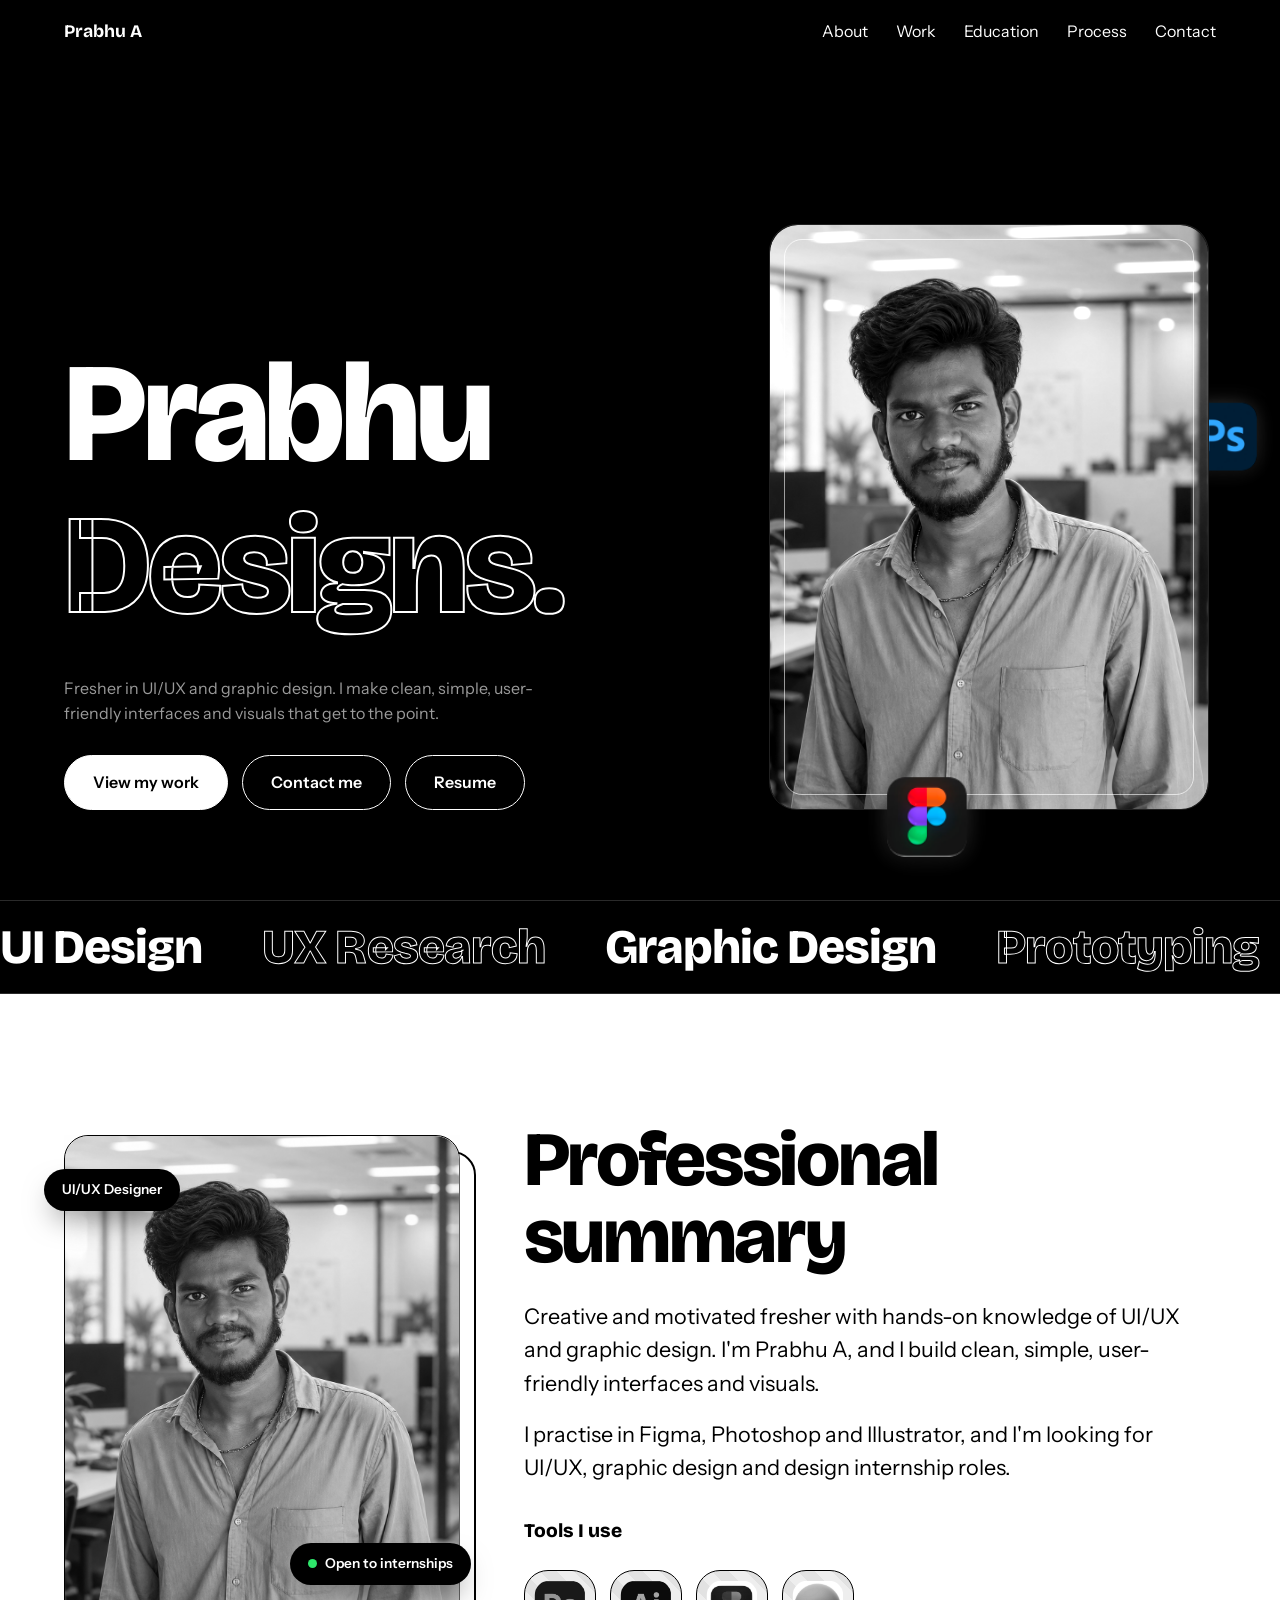
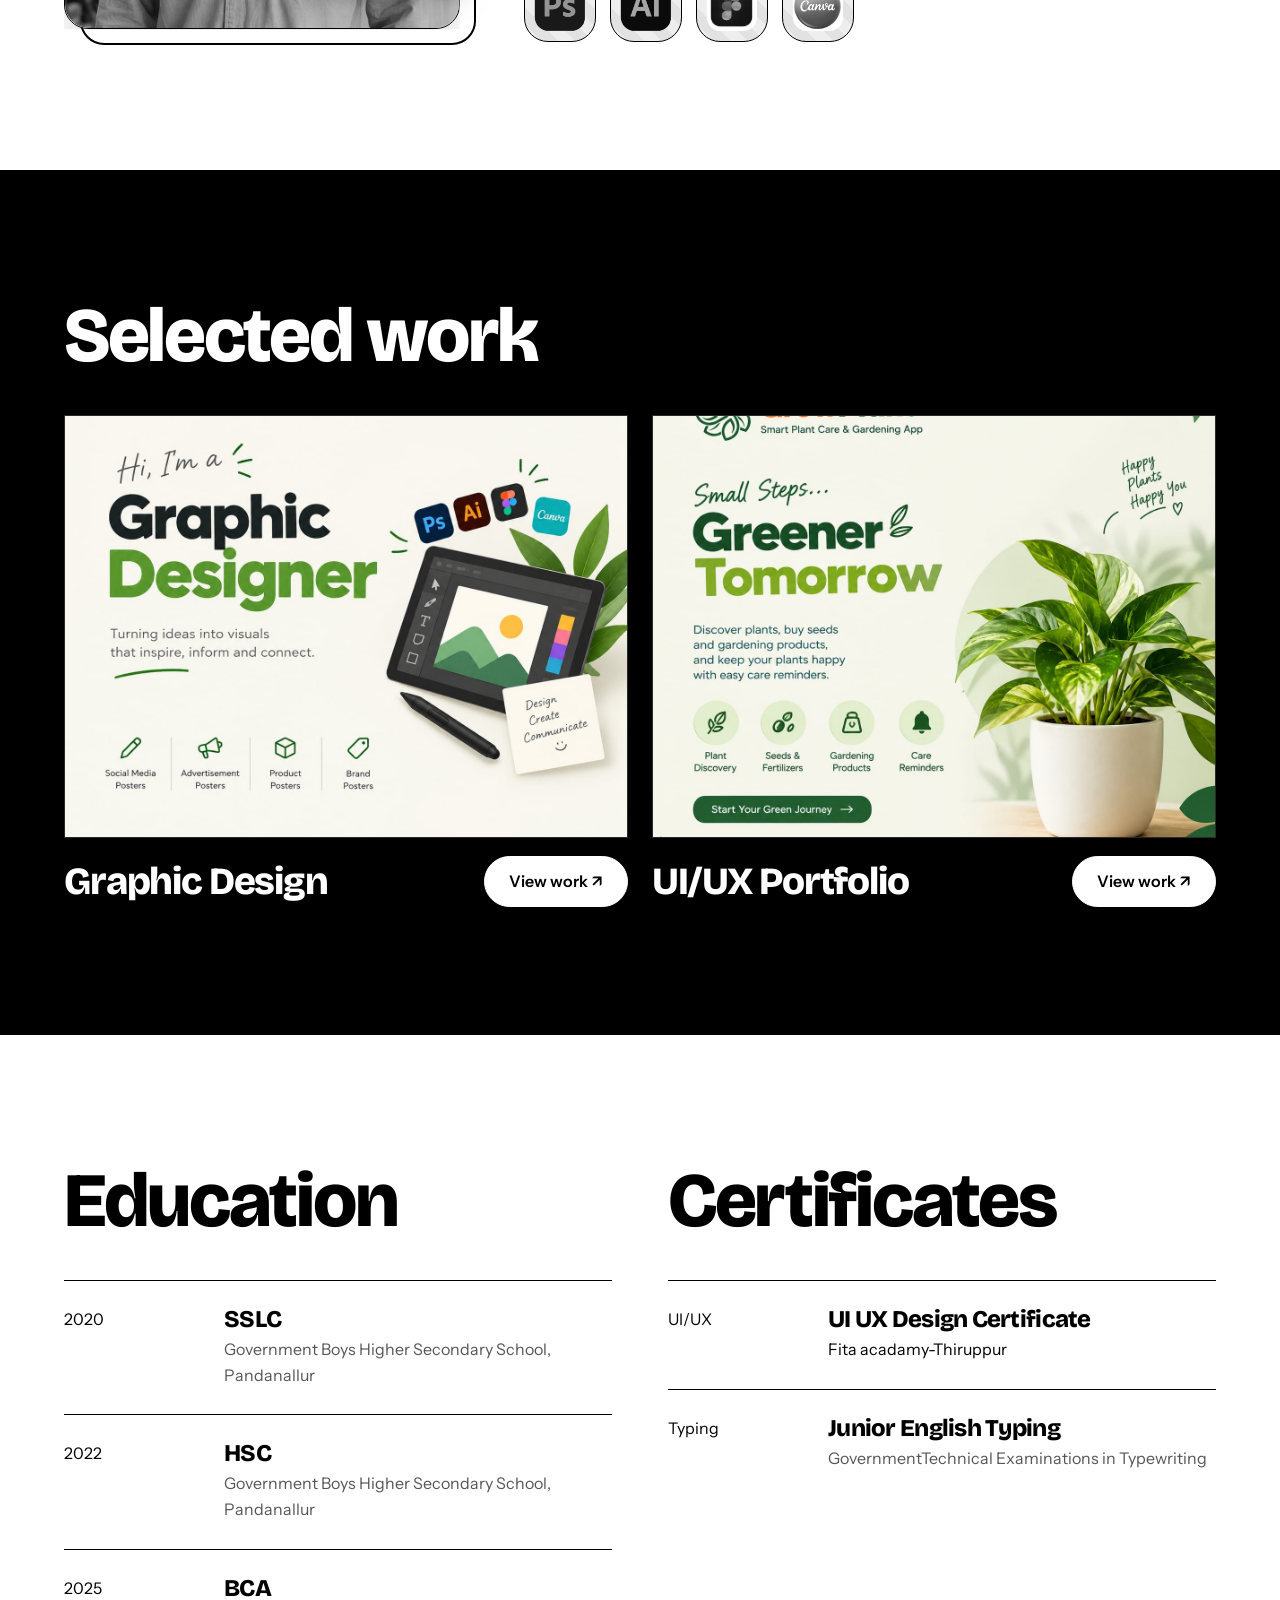
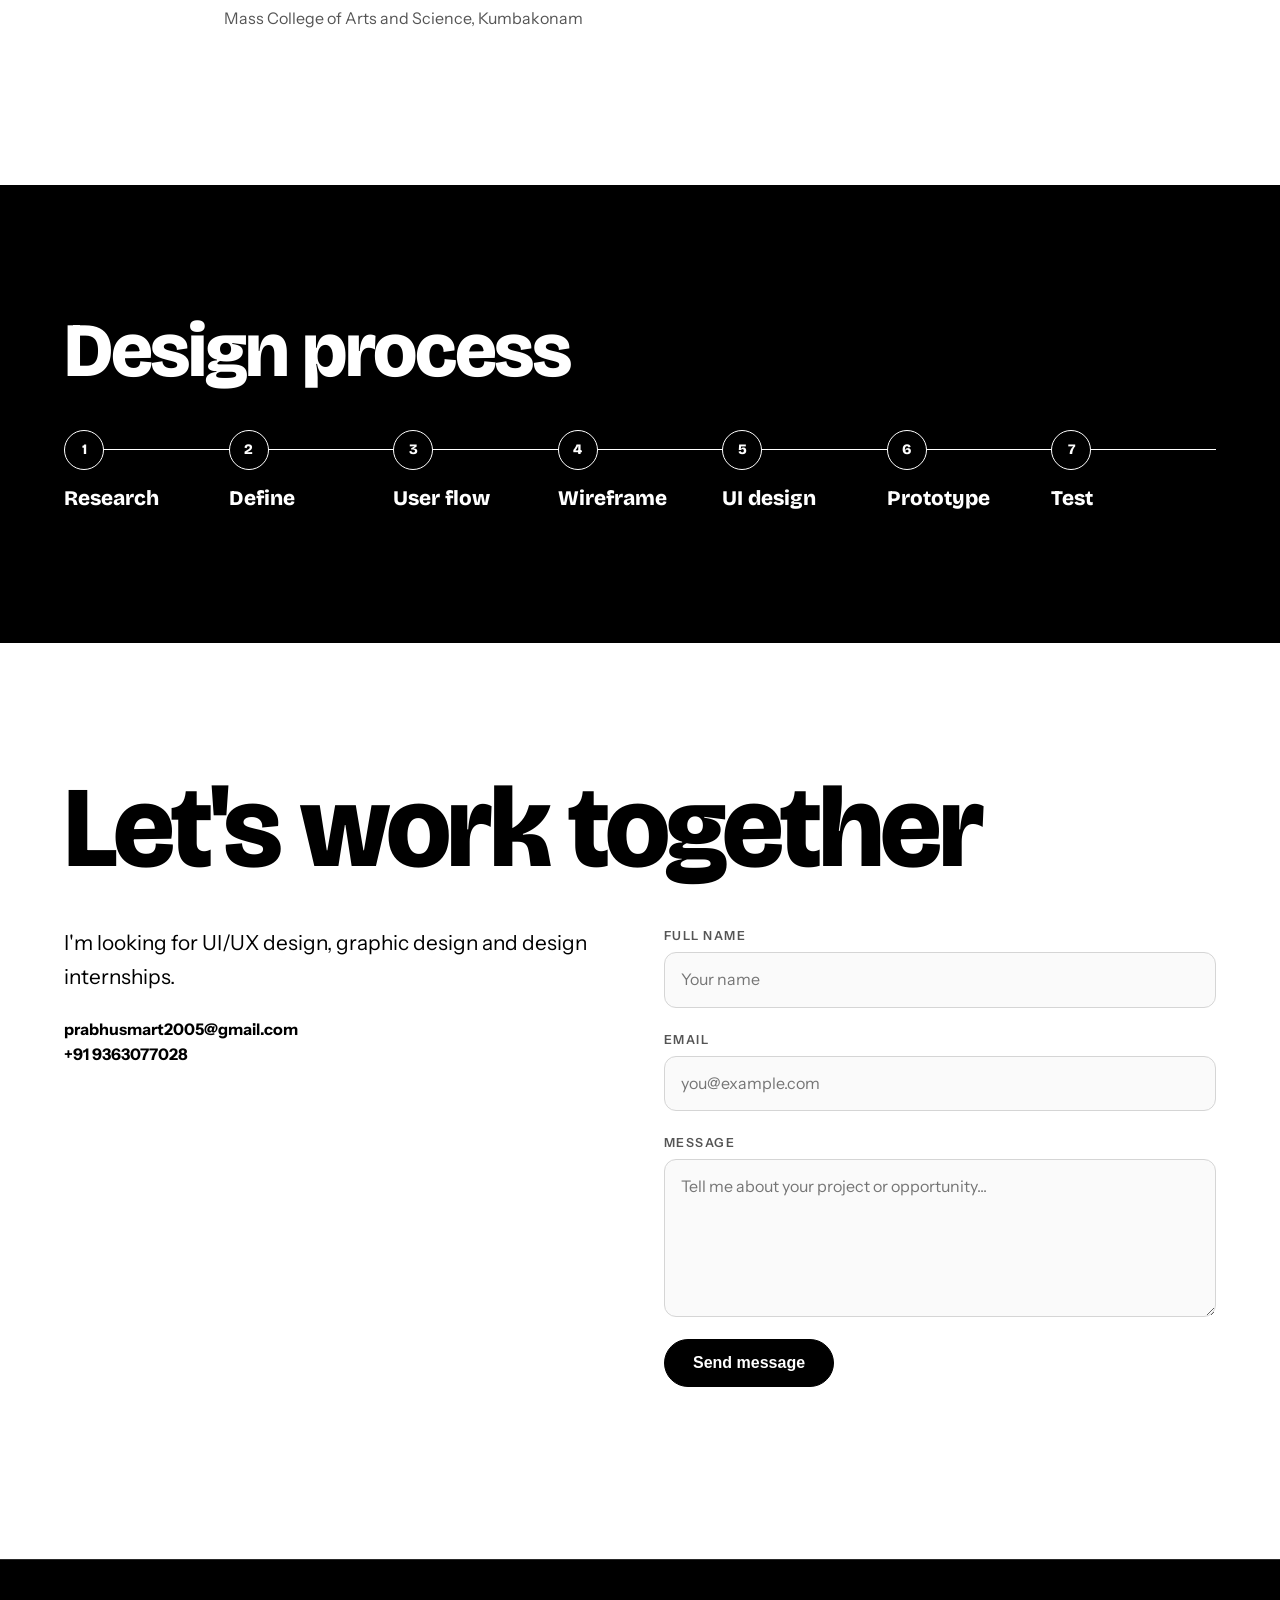
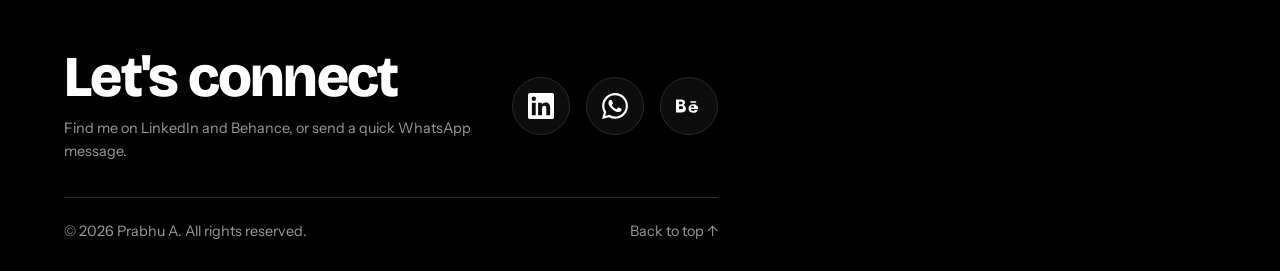
<file: prabu-portfolio/prabu-portfolio/index.html>
<!DOCTYPE html>
<html lang="en">

<head>
    <meta charset="UTF-8">
    <meta name="viewport" content="width=device-width, initial-scale=1">
    <title>Prabhu A | UI/UX & Graphic Designer</title>
    <link rel="preconnect" href="https://fonts.googleapis.com">
    <link
        href="https://fonts.googleapis.com/css2?family=Bricolage+Grotesque:wght@500;800&family=Instrument+Sans:wght@400;600&display=swap"
        rel="stylesheet">
    <link rel="stylesheet" href="css/style.css">
</head>

<body>
    <div class="bar" id="bar"></div>

    <nav>
        <b>Prabhu A</b>
        <button class="menu" id="menu" aria-expanded="false">Menu</button>
        <ul id="links">
            <li><a href="#about">About</a></li>
            <li><a href="#work">Work</a></li>
            <li><a href="#education">Education</a></li>
            <li><a href="#process">Process</a></li>
            <li><a href="#contact">Contact</a></li>
        </ul>
    </nav>

    <main id="home">
        <header class="hero">
            <div>
                <h1><span><i>Prabhu</i></span><span><i>Designs.</i></span></h1>
                <p>Fresher in UI/UX and graphic design. I make clean, simple, user-friendly interfaces and visuals that
                    get to
                    the point.</p>
                <div class="cta">
                    <a class="btn solid" href="#work">View my work</a>
                    <a class="btn" href="https://api.whatsapp.com/send?phone=919363077028">Contact me</a>
                    <a class="btn"
                        href="https://61af2eda-8090-401c-b08d-658be597c319.filesusr.com/ugd/0f97d1_7519408086cf4398b6d5d0ad2691b0f0.pdf">Resume</a>
                </div>
            </div>
            <div class="hero-visual">
                <div class="ph portrait"><img
                        src="images/profile.png" alt="Profile Photo">
                </div>
                <span class="ico" title="Figma"><img
                        src="images/icons/orbit-figma.png"
                        alt="Figma"></span>
                <span class="ico" title="Adobe Illustrator"><img
                        src="images/icons/orbit-illustrator.png"
                        alt="Adobe Illustrator"></span>
                <span class="ico" title="Adobe Photoshop"><img
                        src="images/icons/orbit-photoshop.png"
                        alt="Adobe Photoshop"></span>
            </div>
        </header>

        <div class="marq" aria-hidden="true">
            <div>
                <span>UI Design</span><span>UX Research</span><span>Graphic
                    Design</span><span>Prototyping</span><span>Branding</span>
                <span>UI Design</span><span>UX Research</span><span>Graphic
                    Design</span><span>Prototyping</span><span>Branding</span>
            </div>
        </div>

        <section class="light" id="about">
            <div class="about">
                <div class="about-visual rv">
                    <div class="ph about-img"><img
                            src="images/profile.png" alt="Summary">
                    </div>
                    <span class="chip c1">UI/UX Designer</span>
                    <span class="chip c2"><i class="dot"></i>Open to internships</span>
                </div>
                <div>
                    <h2 class="rv">Professional summary</h2>
                    <p class="rv">Creative and motivated fresher with hands-on knowledge of UI/UX and graphic design.
                        I'm Prabhu
                        A, and I build clean, simple, user-friendly interfaces and visuals.</p>
                    <p class="rv">I practise in Figma, Photoshop and Illustrator, and I'm looking for UI/UX, graphic
                        design and
                        design internship roles.</p>
                    <div class="tools-t">Tools I use</div>
                    <div class="tools">
                        <div class="ph tool"><img src="images/tools/photoshop.jpeg"
                                alt="Photoshop"></div>
                        <div class="ph tool"><img src="images/tools/illustrator.jpeg"
                                alt="Illustrator"></div>
                        <div class="ph tool"><img src="images/tools/figma.jpeg" alt="Figma"></div>
                        <div class="ph tool"><img src="images/tools/canva logo.jpeg" alt="Canva"></div>
                    </div>
                </div>
            </div>
        </section>

        <section id="work">
            <h2 class="rv">Selected work</h2>
            <div class="work">
                <div class="card">
                    <a href="#/graphic" aria-label="Graphic Design">
                        <div class="ph"><img
                                src="images/work/image3.jpeg"
                                alt="Graphic Design Cover"></div>
                    </a>
                    <div class="card-row">
                        <h3>Graphic Design</h3>
                        <a class="btn solid" href="#/graphic">View work <em>↗</em></a>
                    </div>
                </div>
                <div class="card">
                    <a href="#/ui-ux" aria-label="UI/UX Portfolio">
                        <div class="ph"><img
                                src="images/work/image2.jpeg"
                                alt="UI UX Cover"></div>
                    </a>
                    <div class="card-row">
                        <h3>UI/UX Portfolio</h3>
                        <a class="btn solid" href="#/ui-ux">View work <em>↗</em></a>
                    </div>
                </div>
            </div>
        </section>

        <section class="light" id="education">
            <div class="two">
                <div>
                    <h2 class="rv">Education</h2>
                    <div class="rows">
                        <div><span>2020</span>
                            <div>
                                <h3>SSLC</h3>
                                <p class="mute">Government Boys Higher Secondary School, Pandanallur</p>
                            </div>
                        </div>
                        <div><span>2022</span>
                            <div>
                                <h3>HSC</h3>
                                <p class="mute">Government Boys Higher Secondary School, Pandanallur</p>
                            </div>
                        </div>
                        <div><span>2025</span>
                            <div>
                                <h3>BCA</h3>
                                <p class="mute">Mass College of Arts and Science, Kumbakonam</p>
                            </div>
                        </div>
                    </div>
                </div>
                <div>
                    <h2 class="rv">Certificates</h2>
                    <div class="rows">
                        <div><span>UI/UX</span>
                            <div>
                                <h3>UI UX Design Certificate</h3>
                                <p>Fita acadamy-Thiruppur</p>
                            </div>
                        </div>
                        <div><span>Typing</span>
                            <div>
                                <h3>Junior English Typing</h3>
                                <p class="mute">GovernmentTechnical Examinations in Typewriting</p>
                            </div>
                        </div>
                    </div>
                </div>
            </div>
        </section>

        <section id="process">
            <h2 class="rv">Design process</h2>
            <div class="steps" id="steps">
                <div>Research</div>
                <div>Define</div>
                <div>User flow</div>
                <div>Wireframe</div>
                <div>UI design</div>
                <div>Prototype</div>
                <div>Test</div>
            </div>
        </section>

        <section class="light contact" id="contact">
            <h2 class="rv">Let's work together</h2>
            <div class="cgrid">
                <div>
                    <p style="font-size:1.3rem;margin-bottom:24px">I'm looking for UI/UX design, graphic design and
                        design
                        internships.</p>
                    <p><a href="mailto:prabhusmart2005@gmail.com"><b>prabhusmart2005@gmail.com</b></a><br><a
                            href="tel:+919363077028"><b>+91 9363077028</b></a></p>
                </div>
                <form id="form" novalidate>
                    <div class="field"><label for="f-name">Full name</label>
                        <input id="f-name" name="name" placeholder="Your name" autocomplete="name" required>
                    </div>
                    <div class="field"><label for="f-email">Email</label>
                        <input id="f-email" name="email" type="email" placeholder="you@example.com" autocomplete="email"
                            required>
                    </div>
                    <div class="field"><label for="f-msg">Message</label>
                        <textarea id="f-msg" name="message" rows="5"
                            placeholder="Tell me about your project or opportunity..." required></textarea>
                    </div>
                    <input class="hp" type="text" name="_honey" tabindex="-1" autocomplete="off" aria-hidden="true">
                    <button class="btn" type="submit" id="sendBtn">Send message</button>
                    <p class="fstatus" id="fstatus" role="status" aria-live="polite"></p>
                </form>
            </div>
        </section>

    </main>

    <div class="page" id="p-graphic" hidden>
        <section>
            <a class="btn" href="#work">← Back to home</a>
            <h2 class="rv" style="margin-top:40px">Graphic design</h2>
            <div class="gtabs" role="tablist">
                <button class="gtab on" data-t="g-social">Social media posters</button>
                <button class="gtab" data-t="g-ad">Advertisement posters</button>
                <button class="gtab" data-t="g-product">Product posters</button>
                <button class="gtab" data-t="g-brand">Brand poster</button>
            </div>
            <!-- Replace poster files inside the images/ folder.
           File names: social1.jpg ... social4.jpg, ad1.jpg ... ad4.jpg,
           product1.jpg ... product4.jpg, brand1.jpg -->
            <div class="posters gp" id="g-social">
                <div class="poster"><img src="images/graphic/food 1.jpeg"
                        alt="Social Media Poster 1"></div>
                <div class="poster"><img
                        src="images/graphic/pro 2.jpeg"
                        alt="Social Media Poster 2"></div>
                <div class="poster"><img src="images/graphic/shoo1.jpeg"
                        alt="Social Media Poster 3"></div>
                <div class="poster"><img src="images/graphic/jui 2.jpeg"
                        alt="Social Media Poster 4"></div>
            </div>

            <div class="posters gp" id="g-ad" hidden>
                <div class="poster"><img src="images/graphic/ad1.jpg" alt="Advertisement Poster 1"></div>
                <div class="poster"><img src="images/graphic/ad2.jpg"
                        alt="Advertisement Poster 2">
                </div>
                <div class="poster"><img src="images/graphic/ad3.jpg" alt="Advertisement Poster 3">
                </div>
                <div class="poster"><img src="images/graphic/ad4.jpg"
                        alt="Advertisement Poster 4">
                </div>
            </div>

            <div class="posters gp" id="g-product" hidden>
                <div class="poster"><img src="images/graphic/bur.jpeg" alt="Product Poster 1"></div>
                <div class="poster"><img src="images/graphic/car 1.jpeg" alt="Product Poster 2"></div>
                <div class="poster"><img src="images/graphic/www.jpeg" alt="Product Poster 3">
                </div>
                <div class="poster"><img src="images/graphic/w1.jpg"
                        alt="Product Poster 4"></div>
            </div>

            <div class="posters one gp" id="g-brand" hidden>
                <div class="poster"><img src="images/graphic/brand 1.jpeg"
                        alt="Brand Poster"></div>
            </div>
        </section>
    </div>

    <div class="page" id="p-uiux" hidden>
        <section>
            <a class="btn" href="#work">← Back to home</a>
            <h2 class="rv" style="margin-top:40px">UI/UX portfolio</h2>
            <div class="cases" id="cases">
                <article id="growplant">
                    <span class="pl-eyebrow">Case study 01 · Mobile app</span>
                    <h3 class="pl-title"><span><i>Grow<em>Plant</em></i></span></h3>
                    <p class="pl-lead rv">A plant-care app that helps beginners water, feed and place their plants
                        correctly, so fewer plants die and caring for them feels easy.</p>
                    <div class="pl-actions rv">
                        <a class="btn solid" data-case href="#">View case study <i>↗</i></a>
                        <a class="btn" href="#pl-details" data-scroll>See the process</a>
                    </div>

                    <div class="pl-meta rv">
                        <div><small>Duration</small><b>4 weeks</b></div>
                        <div><small>Role</small><b>UI/UX Designer</b></div>
                        <div><small>Platform</small><b>Mobile app</b></div>
                        <div><small>Tools</small><b>Figma</b></div>
                    </div>

                    <div class="ph pl-cover gr"><span>GrowPlant cover</span><img
                            src="images/growplant/mal.jpeg"
                            alt="GrowPlant cover" onerror="this.remove()"></div>

                    <div class="pl-label rv" id="pl-details"><span>01</span>
                        <h3>Problem &amp; solution</h3>
                    </div>
                    <div class="pl-ps">
                        <article class="pl-card gr">
                            <span class="pl-tag">The problem</span>
                            <h4>Beginners don't know what their plants need.</h4>
                            <p>Care advice is scattered across videos, blogs and labels. New plant owners forget to
                                water, over-water or place plants in the wrong light, and most give up after losing a
                                plant.</p>
                            <ul>
                                <li>No single place for watering and light needs</li>
                                <li>Easy to forget a care schedule</li>
                                <li>Hard to tell what is wrong with a sick plant</li>
                            </ul>
                        </article>
                        <article class="pl-card inv gr" style="--d:.15s">
                            <span class="pl-tag">The solution</span>
                            <h4>One simple app that tells you what to do and when.</h4>
                            <p>GrowPlant gives every plant its own profile with a clear care plan, smart reminders and
                                quick tips, all in a clean interface that takes seconds to use.</p>
                            <ul>
                                <li>Plant profile with water, light and soil info</li>
                                <li>Reminders that fit your routine</li>
                                <li>Simple tips when a plant looks unhealthy</li>
                            </ul>
                        </article>
                    </div>

                    <div class="pl-label rv"><span>02</span>
                        <h3>Design process</h3>
                    </div>
                    <ol class="pl-steps">
                        <li class="gr" style="--d:0.0s"><span class="n">01</span>
                            <div>
                                <h4>Research</h4>
                                <p>Interviewed 6 plant owners and studied 3 competitor apps to learn why beginners lose
                                    their plants.</p>
                            </div><em>3 days</em>
                        </li>
                        <li class="gr" style="--d:0.08s"><span class="n">02</span>
                            <div>
                                <h4>Define</h4>
                                <p>Turned research into a persona, pain points and a clear problem statement.</p>
                            </div><em>2 days</em>
                        </li>
                        <li class="gr" style="--d:0.16s"><span class="n">03</span>
                            <div>
                                <h4>User flow</h4>
                                <p>Mapped the path from adding a plant to getting a care reminder in the fewest steps.
                                </p>
                            </div><em>2 days</em>
                        </li>
                        <li class="gr" style="--d:0.24s"><span class="n">04</span>
                            <div>
                                <h4>Wireframe</h4>
                                <p>Sketched low-fidelity screens in Figma to test structure before adding any style.</p>
                            </div><em>4 days</em>
                        </li>
                        <li class="gr" style="--d:0.32s"><span class="n">05</span>
                            <div>
                                <h4>UI design</h4>
                                <p>Built the final visuals: colour, type, icons and a reusable component set.</p>
                            </div><em>7 days</em>
                        </li>
                        <li class="gr" style="--d:0.4s"><span class="n">06</span>
                            <div>
                                <h4>Prototype</h4>
                                <p>Linked every screen into a clickable mobile prototype in Figma.</p>
                            </div><em>3 days</em>
                        </li>
                        <li class="gr" style="--d:0.48s"><span class="n">07</span>
                            <div>
                                <h4>Test</h4>
                                <p>Ran usability tests with 5 users, then fixed the issues they found.</p>
                            </div><em>3 days</em>
                        </li>
                    </ol>
                    <div class="pl-total rv"><span>Total project duration</span><span>24 days · 4 weeks</span></div>

                    <div class="pl-label rv"><span>03</span>
                        <h3>Final screens</h3>
                    </div>
                    <!-- Replace each src below with your own image path, e.g. src="images/growplant1.jpg" -->
                    <div class="pl-screens">
                        <figure class="gr" style="--d:0.00s">
                            <div class="ph pl-phone"><span>Screen 1</span><img
                                    src="images/growplant/logo.png"
                                    alt="GrowPlant Splash screen" onerror="this.remove()"></div>
                            <figcaption><b>Splash</b><span>01</span></figcaption>
                        </figure>
                        <figure class="gr" style="--d:0.12s">
                            <div class="ph pl-phone"><span>Screen 2</span><img
                                    src="images/growplant/onbord.png" alt="GrowPlant Onboarding screen"
                                    onerror="this.remove()"></div>
                            <figcaption><b>Onboarding</b><span>02</span></figcaption>
                        </figure>
                        <figure class="gr" style="--d:0.24s">
                            <div class="ph pl-phone"><span>Screen 3</span><img
                                    src="images/growplant/sign in.png" alt="GrowPlant Login screen"
                                    onerror="this.remove()"></div>
                            <figcaption><b>Login</b><span>03</span></figcaption>
                        </figure>
                        <figure class="gr" style="--d:0.36s">
                            <div class="ph pl-phone"><span>Screen 4</span><img src="images/growplant/home.png"
                                    alt="GrowPlant Home screen" onerror="this.remove()"></div>
                            <figcaption><b>Home</b><span>04</span></figcaption>
                        </figure>
                        <figure class="gr" style="--d:0.00s">
                            <div class="ph pl-phone"><span>Screen 5</span><img
                                    src="images/growplant/catagory.png" alt="GrowPlant Plant details screen"
                                    onerror="this.remove()"></div>
                            <figcaption><b>Plant details</b><span>05</span></figcaption>
                        </figure>
                        <figure class="gr" style="--d:0.12s">
                            <div class="ph pl-phone"><span>Screen 6</span><img src="images/growplant/card.png"
                                    alt="GrowPlant Care reminders screen" onerror="this.remove()"></div>
                            <figcaption><b>Care reminders</b><span>06</span></figcaption>
                        </figure>
                        <figure class="gr" style="--d:0.24s">
                            <div class="ph pl-phone"><span>Screen 7</span><img
                                    src="images/growplant/profile.png" alt="GrowPlant Plant doctor screen"
                                    onerror="this.remove()"></div>
                            <figcaption><b>Profile</b><span>07</span></figcaption>
                        </figure>
                        <figure class="gr" style="--d:0.36s">
                            <div class="ph pl-phone"><span>Screen 8</span><img src="images/growplant/upi.png"
                                    alt="GrowPlant Profile screen" onerror="this.remove()"></div>
                            <figcaption><b>Payment</b><span>08</span></figcaption>
                        </figure>
                    </div>

                    <div class="pl-end gr">
                        <h3>Want the full story?</h3>
                        <a class="btn solid" data-case
                            href="https://www.behance.net/gallery/243081243/GROWPLANT-UI-UX-CASE-STUDY">View case study
                            <i style="font-style:normal">↗</i></a>
                    </div>
                </article>
            </div>
        </section>
    </div>

    <div id="lb" hidden><img alt=""></div>

    <footer>
        <div class="f-top">
            <div>
                <h3>Let's connect</h3>
                <p>Find me on LinkedIn and Behance, or send a quick WhatsApp message.</p>
            </div>
            <div class="social">
                <!-- TODO: replace YOUR-USERNAME with your real LinkedIn / Behance profile links -->
                <a href="https://www.linkedin.com/in/YOUR-USERNAME" target="_blank" rel="noopener" data-b="li"
                    aria-label="LinkedIn" title="LinkedIn">
                    <svg viewBox="0 0 24 24">
                        <path
                            d="M20.45 20.45h-3.56v-5.57c0-1.33-.03-3.04-1.85-3.04-1.86 0-2.14 1.45-2.14 2.94v5.67H9.34V9h3.41v1.56h.05c.48-.9 1.64-1.85 3.37-1.85 3.6 0 4.27 2.37 4.27 5.46v6.28zM5.34 7.43a2.06 2.06 0 1 1 0-4.13 2.06 2.06 0 0 1 0 4.13zM7.12 20.45H3.56V9h3.56v11.45zM22.22 0H1.77C.79 0 0 .77 0 1.73v20.54C0 23.23.79 24 1.77 24h20.45c.98 0 1.78-.77 1.78-1.73V1.73C24 .77 23.2 0 22.22 0z" />
                    </svg></a>
                <a href="https://api.whatsapp.com/send?phone=919363077028" target="_blank" rel="noopener" data-b="wa"
                    aria-label="WhatsApp" title="WhatsApp">
                    <svg viewBox="0 0 24 24">
                        <path
                            d="M17.47 14.38c-.3-.15-1.76-.87-2.03-.97-.27-.1-.47-.15-.67.15-.2.3-.77.97-.94 1.17-.17.2-.35.22-.65.07-.3-.15-1.26-.46-2.4-1.48-.89-.79-1.49-1.77-1.66-2.07-.17-.3-.02-.46.13-.61.13-.13.3-.35.45-.52.15-.17.2-.3.3-.5.1-.2.05-.37-.03-.52-.07-.15-.67-1.61-.92-2.2-.24-.58-.49-.5-.67-.51h-.57c-.2 0-.52.07-.8.37-.27.3-1.04 1.02-1.04 2.48 0 1.46 1.07 2.88 1.21 3.08.15.2 2.1 3.2 5.08 4.49.71.31 1.26.49 1.69.63.71.23 1.36.2 1.87.12.57-.08 1.76-.72 2.01-1.41.25-.7.25-1.29.17-1.41-.07-.12-.27-.2-.57-.35zM12.05 21.78h-.01a9.87 9.87 0 0 1-5.03-1.38l-.36-.21-3.74.98 1-3.65-.24-.37a9.86 9.86 0 0 1-1.51-5.26c0-5.45 4.44-9.88 9.89-9.88 2.64 0 5.12 1.03 6.99 2.9a9.82 9.82 0 0 1 2.89 6.99c0 5.45-4.44 9.88-9.88 9.88zM20.52 3.45A11.8 11.8 0 0 0 12.05 0C5.5 0 .16 5.34.16 11.89c0 2.1.55 4.14 1.59 5.95L.06 24l6.3-1.65a11.88 11.88 0 0 0 5.68 1.45h.01c6.55 0 11.89-5.34 11.89-11.89 0-3.18-1.24-6.16-3.48-8.46z" />
                    </svg></a>
                <a href="https://www.behance.net/YOUR-USERNAME" target="_blank" rel="noopener" data-b="be"
                    aria-label="Behance" title="Behance">
                    <svg viewBox="0 0 24 24">
                        <path
                            d="M6.94 11.05c.9-.49 1.36-1.2 1.36-2.2 0-1.98-1.33-2.75-3.4-2.75H0v11.8h5.13c2.32 0 4.07-1.15 4.07-3.34 0-1.5-.75-2.63-2.26-3.51zM2.76 8.13h1.9c.83 0 1.4.32 1.4 1.16 0 .8-.5 1.2-1.4 1.2h-1.9V8.13zm2.2 6.6h-2.2v-2.5h2.2c1.02 0 1.63.5 1.63 1.3 0 .9-.6 1.2-1.63 1.2zM18.6 7.53h-5.2v1.4h5.2v-1.4zM19.03 11.66c-.32-.4-.77-.72-1.3-.95-.55-.23-1.2-.35-1.9-.35-.85 0-1.6.17-2.22.5-.63.34-1.12.8-1.47 1.4-.35.6-.52 1.3-.52 2.1 0 .85.18 1.56.55 2.16.36.6.87 1.05 1.5 1.36.64.3 1.37.46 2.2.46 1.27 0 2.28-.3 3-.9.6-.5.98-1.2 1.1-1.98h-2.5c-.1.35-.32.63-.63.8-.3.18-.7.27-1.15.27-.6 0-1.06-.14-1.4-.43-.33-.28-.53-.7-.6-1.3h6.7c.03-.15.04-.33.04-.5 0-.7-.13-1.35-.4-1.92-.14-.4-.5-.7-.5-.7zm-5.6 1.7c.05-.5.24-.88.56-1.14.33-.27.74-.4 1.22-.4.5 0 .9.14 1.2.4.3.27.48.65.53 1.14h-3.5z" />
                    </svg></a>
            </div>
        </div>
        <div class="f-bot">
            <span>© 2026 Prabhu A. All rights reserved.</span>
            <a href="#top" id="toTop">Back to top ↑</a>
        </div>
    </footer>

    <script src="js/script.js"></script>
</body>

</html>
</file>
<file: prabu-portfolio/prabu-portfolio/css/style.css>
/* Prabhu A - Portfolio styles */

:root {
    --bg: #000;
    --fg: #fff;
    --mute: #9a9a9a;
    --line: #2a2a2a;
    --pad: clamp(20px, 5vw, 72px)
}

* {
    box-sizing: border-box;
    margin: 0;
    padding: 0
}

html {
    scroll-behavior: smooth
}

body {
    background: var(--bg);
    color: var(--fg);
    font: 400 1rem/1.6 'Instrument Sans', system-ui, sans-serif;
    overflow-x: hidden
}

h1,
h2,
h3 {
    font-family: 'Bricolage Grotesque', 'Arial Black', sans-serif;
    font-weight: 800;
    line-height: 1;
    letter-spacing: -.03em
}

a {
    color: inherit;
    text-decoration: none
}

:focus-visible {
    outline: 2px solid var(--fg);
    outline-offset: 3px
}

section {
    padding: clamp(64px, 10vw, 140px) var(--pad)
}

.bar {
    position: fixed;
    top: 0;
    left: 0;
    height: 3px;
    width: 0;
    background: var(--fg);
    z-index: 99
}

/* nav */
nav {
    position: fixed;
    top: 0;
    left: 0;
    right: 0;
    z-index: 50;
    display: flex;
    justify-content: space-between;
    align-items: center;
    padding: 18px var(--pad);
    mix-blend-mode: difference;
    color: #fff
}

nav b {
    font-family: 'Bricolage Grotesque', sans-serif;
    font-size: 1.1rem
}

nav ul {
    display: flex;
    gap: 28px;
    list-style: none
}

nav a {
    position: relative;
    padding: 4px 0
}

nav ul a::after {
    content: "";
    position: absolute;
    left: 0;
    bottom: 0;
    height: 1px;
    width: 100%;
    background: #fff;
    transform: scaleX(0);
    transform-origin: right;
    transition: transform .4s
}

nav ul a:hover::after {
    transform: scaleX(1);
    transform-origin: left
}

.menu {
    display: none;
    background: none;
    border: 1px solid #fff;
    color: #fff;
    padding: 6px 14px;
    border-radius: 99px;
    font: inherit;
    cursor: pointer
}

/* hero */
.hero {
    min-height: 100svh;
    display: grid;
    grid-template-columns: 1.3fr .9fr;
    gap: 40px;
    align-items: end;
    padding-top: 120px
}

.hero h1 {
    font-size: clamp(3.4rem, 11vw, 10rem)
}

.hero h1 span {
    display: block;
    overflow: hidden;
    padding-bottom: .08em
}

.hero h1 i {
    display: inline-block;
    font-style: normal;
    transform: translateY(110%);
    animation: up 1s cubic-bezier(.2, .8, .1, 1) forwards
}

.hero h1 span:nth-child(2) i {
    animation-delay: .15s;
    -webkit-text-stroke: 2px #fff;
    color: transparent
}

@keyframes up {
    to {
        transform: none
    }
}

.hero p {
    max-width: 46ch;
    color: var(--mute);
    margin: 28px 0;
    opacity: 0;
    animation: fade 1s .7s forwards
}

.cta {
    display: flex;
    flex-wrap: wrap;
    gap: 14px;
    opacity: 0;
    animation: fade 1s .9s forwards
}

@keyframes fade {
    to {
        opacity: 1
    }
}

.btn {
    display: inline-block;
    padding: 14px 28px;
    border: 1px solid var(--fg);
    border-radius: 99px;
    font-weight: 600;
    position: relative;
    overflow: hidden;
    transition: color .4s;
    z-index: 0
}

.btn::before {
    content: "";
    position: absolute;
    inset: 0;
    background: var(--fg);
    transform: translateY(101%);
    transition: transform .4s;
    z-index: -1
}

.btn:hover {
    color: #000
}

.btn:hover::before {
    transform: none
}

.btn.solid {
    background: var(--fg);
    color: #000
}

.btn.solid::before {
    background: #000
}

.btn.solid:hover {
    color: #fff
}

.portrait {
    position: relative;
    aspect-ratio: 3/4;
    max-height: 78vh;
    justify-self: center;
    width: 100%;
    max-width: 440px;
    border-radius: 28px;
    filter: grayscale(1) contrast(1.1);
    transition: filter .8s;
    animation: reveal 1.3s .2s cubic-bezier(.2, .8, .1, 1) both, float 6s 1.6s ease-in-out infinite;
    perspective: 900px
}

.portrait:hover {
    filter: grayscale(0) contrast(1.05)
}

.portrait::after {
    content: "";
    position: absolute;
    inset: 14px;
    border: 1.5px solid rgba(255, 255, 255, .55);
    border-radius: 18px;
    pointer-events: none;
    z-index: 2;
    clip-path: inset(0 100% 100% 0);
    animation: frame 1.2s 1.2s ease forwards
}

.portrait img {
    will-change: transform;
    animation: zoomIn 1.8s .2s cubic-bezier(.2, .8, .1, 1) both, breathe 8s 2s ease-in-out infinite;
    transition: transform .25s ease-out
}

@keyframes float {
    50% {
        transform: translateY(-14px)
    }
}

@keyframes reveal {
    from {
        clip-path: inset(100% 0 0 0);
        opacity: 0
    }

    to {
        clip-path: inset(0);
        opacity: 1
    }
}

@keyframes zoomIn {
    from {
        scale: 1.35
    }

    to {
        scale: 1
    }
}

@keyframes breathe {
    50% {
        scale: 1.04
    }
}

@keyframes frame {
    to {
        clip-path: inset(0)
    }
}

@media (prefers-reduced-motion:reduce) {

    .portrait,
    .portrait img,
    .portrait::after {
        animation: none !important;
        clip-path: none !important
    }
}

/* image placeholder + real image */
.ph {
    position: relative;
    overflow: hidden;
    background: repeating-linear-gradient(45deg, #111 0 12px, #1a1a1a 12px 24px);
    display: grid;
    place-items: center;
    color: var(--mute);
    font-size: .85rem;
    border: 1px solid var(--line)
}

.ph img {
    position: absolute;
    inset: 0;
    width: 100%;
    height: 100%;
    object-fit: cover;
    transition: transform .8s
}

/* marquee */
.marq {
    border-block: 1px solid var(--line);
    overflow: hidden;
    white-space: nowrap;
    padding: 22px 0
}

.marq div {
    display: inline-flex;
    gap: 60px;
    animation: slide 25s linear infinite;
    padding-right: 60px
}

.marq span {
    font: 800 clamp(1.6rem, 4vw, 3rem)/1 'Bricolage Grotesque', sans-serif;
    letter-spacing: -.02em
}

.marq span:nth-child(even) {
    -webkit-text-stroke: 1px #fff;
    color: transparent
}

@keyframes slide {
    to {
        transform: translateX(-50%)
    }
}

/* light sections */
.light {
    background: #fff;
    color: #000
}

.light .mute {
    color: #555
}

h2 {
    font-size: clamp(2.4rem, 6vw, 5rem);
    margin-bottom: 40px
}

.about {
    display: grid;
    grid-template-columns: minmax(240px, .8fr) 1.4fr;
    gap: clamp(28px, 5vw, 72px);
    align-items: center
}

.about .ph {
    aspect-ratio: 4/5;
    border-radius: 24px;
    filter: grayscale(1)
}

.about p {
    font-size: clamp(1.05rem, 1.8vw, 1.35rem);
    line-height: 1.55;
    margin-bottom: 18px
}

.about h2 {
    margin-bottom: 24px
}

.tools-t {
    font: 800 1.2rem 'Bricolage Grotesque', sans-serif;
    margin-top: 34px
}

.tools {
    display: flex;
    flex-wrap: wrap;
    gap: 14px;
    margin-top: 28px
}

.tool {
    width: 72px;
    height: 72px;
    border-radius: 16px;
    border-color: #000;
    background: #eee;
    color: #555;
    font-size: .62rem;
    text-align: center;
    transition: transform .4s
}

.light .ph {
    background: repeating-linear-gradient(45deg, #eee 0 12px, #e2e2e2 12px 24px);
    border-color: #000
}

.tool:hover {
    transform: rotate(-4deg) scale(1.04)
}

.tool img {
    object-fit: contain;
    padding: 14%;
    filter: grayscale(1)
}

/* sub pages */
[hidden] {
    display: none !important
}

.page {
    padding-top: 70px
}

.gtabs {
    display: flex;
    flex-wrap: wrap;
    gap: 12px;
    margin: 8px 0 32px
}

.gtab {
    font: 600 1rem 'Instrument Sans', system-ui, sans-serif;
    color: var(--fg);
    background: none;
    border: 1px solid var(--fg);
    border-radius: 99px;
    padding: 12px 24px;
    cursor: pointer;
    transition: background .3s, color .3s
}

.gtab:hover {
    background: rgba(255, 255, 255, .12)
}

.gtab.on {
    background: var(--fg);
    color: #000
}

.gp:not([hidden]) {
    animation: fade .6s both
}

.sub {
    font-size: clamp(1.6rem, 3.5vw, 2.6rem);
    margin: 8px 0 28px
}

.posters {
    display: grid;
    grid-template-columns: repeat(4, 1fr);
    gap: clamp(12px, 2vw, 24px)
}

.posters.one {
    grid-template-columns: 1fr
}

.poster {
    width: 100%;
    aspect-ratio: 4/5;
    min-height: 0;
    border-radius: 12px;
    cursor: default;
    transition: transform .5s;
    overflow: hidden;
    display: flex;
    align-items: stretch;
    justify-content: stretch;
    background: #f3f3f3
}

.poster img {
    display: block;
    width: 100%;
    height: 100%;
    object-fit: cover;
    border-radius: inherit
}

.poster:hover {
    transform: translateY(-8px)
}

.poster:has(img) {
    cursor: zoom-in
}

.posters.one .poster {
    aspect-ratio: 16/9
}

.cases {
    display: grid;
    gap: clamp(40px, 6vw, 80px)
}

.case {
    display: grid;
    grid-template-columns: 1.3fr 1fr;
    gap: clamp(20px, 4vw, 56px);
    align-items: center
}

.case:nth-child(even) .ph {
    order: 2
}

.case .ph {
    aspect-ratio: 16/10;
    border-radius: 16px
}

.case h3 {
    font-size: clamp(1.8rem, 4vw, 3rem);
    margin-bottom: 14px
}

.case p {
    color: var(--mute);
    margin-bottom: 24px;
    max-width: 44ch
}

.btn.off {
    opacity: .55
}

#lb {
    position: fixed;
    inset: 0;
    background: rgba(0, 0, 0, .92);
    z-index: 200;
    display: grid;
    place-items: center;
    padding: 20px;
    cursor: zoom-out
}

#lb img {
    max-width: 100%;
    max-height: 100%;
    border-radius: 8px
}

@media(max-width:820px) {
    .posters {
        grid-template-columns: 1fr 1fr
    }

    .case {
        grid-template-columns: 1fr
    }

    .case:nth-child(even) .ph {
        order: 0
    }
}

/* screens */
.screens {
    display: grid;
    grid-template-columns: repeat(4, 1fr);
    gap: clamp(14px, 2.5vw, 32px)
}

.screens figure {
    display: flex;
    flex-direction: column;
    gap: 12px
}

.screens figcaption {
    font-weight: 600
}

.scr {
    aspect-ratio: 9/18;
    border-radius: 28px;
    display: flex;
    flex-direction: column;
    gap: 9px;
    padding: 16px 14px;
    place-items: initial;
    transition: transform .5s
}

.scr:hover {
    transform: translateY(-10px) rotate(-1.5deg)
}

.lo .scr {
    background: #fff;
    border: 2px solid #000
}

.hi .scr {
    background: #000;
    border: 2px solid #fff
}

.b {
    flex: none;
    border-radius: 8px;
    font-size: .7rem;
    display: grid;
    align-items: center;
    justify-content: center
}

.lo .b {
    border: 1.5px dashed #777;
    color: #777;
    background: #f3f3f3
}

.hi .b {
    background: #1c1c1c;
    color: #fff;
    border: 0
}

.b.logo {
    width: 44px;
    height: 44px;
    border-radius: 50%;
    align-self: center
}

.hi .b.logo {
    background: #fff;
    color: #000;
    font-weight: 800
}

.b.title {
    height: auto;
    background: none !important;
    border: 0 !important;
    font: 800 1.3rem 'Bricolage Grotesque', sans-serif;
    justify-content: start;
    color: inherit
}

.lo .b.title {
    height: 16px;
    width: 60%;
    background: #ccc !important
}

.b.field {
    height: 34px
}

.b.btn {
    height: 38px;
    border-radius: 99px
}

.hi .b.btn {
    background: #fff;
    color: #000;
    font-weight: 600
}

.b.line {
    height: 8px;
    width: 80%;
    border-radius: 4px
}

.b.bar {
    height: 22px
}

.b.search {
    height: 30px;
    border-radius: 99px
}

.b.card {
    height: 86px;
    border-radius: 14px
}

.b.row {
    height: 46px
}

.b.img {
    height: 130px;
    border-radius: 14px
}

.b.item {
    height: 52px
}

.b.total {
    height: 24px;
    width: 55%;
    margin-left: auto
}

.hi .b.img,
.hi .b.card {
    background: linear-gradient(135deg, #fff, #555)
}

@media(max-width:820px) {
    .screens {
        grid-template-columns: 1fr 1fr
    }
}

/* work */
.work {
    display: grid;
    grid-template-columns: repeat(auto-fit, minmax(min(100%, 340px), 1fr));
    gap: 24px
}

.card {
    display: block
}

.card .ph {
    aspect-ratio: 4/3;
    margin-bottom: 18px
}

.card:hover img {
    transform: scale(1.08)
}

.card h3 {
    font-size: clamp(1.6rem, 3vw, 2.4rem);
    display: flex;
    justify-content: space-between;
    gap: 12px
}

.card h3 em {
    font-style: normal;
    transition: transform .4s
}

.card:hover h3 em {
    transform: translateX(10px) rotate(-45deg)
}

/* education */
.rows>div {
    display: grid;
    grid-template-columns: 140px 1fr;
    gap: 20px;
    padding: 26px 0;
    border-top: 1px solid #000;
    transition: padding .4s
}

.rows>div:hover {
    padding-left: 16px
}

.rows h3 {
    font-size: 1.5rem;
    margin-bottom: 6px
}

.two {
    display: grid;
    grid-template-columns: 1fr 1fr;
    gap: 56px
}

/* process */
.steps {
    display: grid;
    grid-template-columns: repeat(auto-fit, minmax(120px, 1fr));
    gap: 0;
    position: relative;
    counter-reset: s
}

.steps::before {
    content: "";
    position: absolute;
    top: 19px;
    left: 0;
    height: 1px;
    width: 100%;
    background: var(--fg);
    transform: scaleX(0);
    transform-origin: left;
    transition: transform 1.6s ease
}

.steps.in::before {
    transform: none
}

.steps div {
    padding-top: 52px;
    position: relative;
    font-family: 'Bricolage Grotesque', sans-serif;
    font-size: 1.3rem;
    font-weight: 800
}

.steps div::before {
    counter-increment: s;
    content: counter(s);
    position: absolute;
    top: 0;
    left: 0;
    width: 38px;
    height: 38px;
    border-radius: 50%;
    background: #000;
    border: 1px solid #fff;
    display: grid;
    place-items: center;
    font-size: .9rem
}

/* contact */
.contact h2 {
    font-size: clamp(2.6rem, 9vw, 8rem)
}

.cgrid {
    display: grid;
    grid-template-columns: 1fr 1fr;
    gap: 48px
}

form {
    display: grid;
    gap: 14px
}

input,
textarea {
    width: 100%;
    background: none;
    border: 0;
    border-bottom: 1px solid #000;
    padding: 14px 0;
    font: inherit;
    color: #000;
    border-radius: 0
}

input:focus,
textarea:focus {
    outline: 0;
    border-color: #000;
    box-shadow: 0 2px 0 #000
}

.contact .btn {
    border-color: #000;
    justify-self: start;
    cursor: pointer;
    background: #000;
    color: #fff;
    font-size: 1rem
}

.contact .btn::before {
    background: #fff
}

.contact .btn:hover {
    color: #000;
    box-shadow: inset 0 0 0 1px #000
}

footer {
    padding: 28px var(--pad);
    color: var(--mute);
    font-size: .9rem;
    display: flex;
    justify-content: space-between;
    flex-wrap: wrap;
    gap: 10px
}


.card-row {
    display: flex;
    align-items: center;
    justify-content: space-between;
    gap: 16px;
    flex-wrap: wrap
}

.card-row .btn {
    padding: 12px 24px;
    white-space: nowrap
}

.card-row .btn em {
    font-style: normal;
    display: inline-block;
    transition: transform .4s
}

.card-row .btn:hover em {
    transform: translateX(4px) rotate(-45deg)
}

.card .ph {
    cursor: pointer
}

/* ===== Contact form (professional) ===== */
.contact form {
    gap: 22px
}

.field {
    display: grid;
    gap: 6px
}

.field label {
    font-size: .78rem;
    font-weight: 600;
    letter-spacing: .12em;
    text-transform: uppercase;
    color: #555
}

.contact input,
.contact textarea {
    border: 1px solid #d5d5d5;
    border-radius: 12px;
    padding: 14px 16px;
    background: #fafafa;
    transition: border-color .3s, box-shadow .3s, background .3s
}

.contact input:focus,
.contact textarea:focus {
    border-color: #000;
    background: #fff;
    box-shadow: 0 0 0 3px rgba(0, 0, 0, .08)
}

.contact textarea {
    resize: vertical;
    min-height: 130px
}

.contact .btn[disabled] {
    opacity: .6;
    cursor: progress
}

.hp {
    position: absolute;
    left: -9999px;
    height: 0;
    overflow: hidden
}

.fstatus {
    min-height: 1.4em;
    font-weight: 600;
    font-size: .95rem
}

.fstatus.ok {
    color: #14803c
}

.fstatus.err {
    color: #c62828
}

/* ===== Footer social ===== */
footer {
    align-items: center
}

.social {
    display: flex;
    gap: 12px
}

.social a {
    width: 46px;
    height: 46px;
    border-radius: 50%;
    border: 1px solid var(--line);
    display: grid;
    place-items: center;
    color: var(--fg);
    transition: background .3s, color .3s, transform .3s, border-color .3s
}

.social a svg {
    width: 21px;
    height: 21px;
    fill: currentColor
}

.social a:hover {
    background: var(--fg);
    color: #000;
    border-color: var(--fg);
    transform: translateY(-4px)
}

footer>a:hover {
    color: var(--fg)
}

/* scroll reveal (only for the section headings) */
.rv {
    opacity: 0;
    transform: translateY(40px);
    transition: opacity .9s, transform .9s
}

.rv.in {
    opacity: 1;
    transform: none
}

/* responsive */
@media(max-width:820px) {
    .menu {
        display: block
    }

    nav ul {
        position: fixed;
        inset: 0;
        background: #fff;
        color: #000;
        flex-direction: column;
        justify-content: center;
        align-items: center;
        font: 800 2.4rem 'Bricolage Grotesque', sans-serif;
        transform: translateY(-100%);
        transition: transform .5s;
        mix-blend-mode: normal
    }

    nav ul.open {
        transform: none
    }

    nav ul a {
        color: #000
    }

    nav ul a::after {
        background: #000
    }

    .hero,
    .about,
    .two,
    .cgrid {
        grid-template-columns: 1fr
    }

    .portrait {
        justify-self: start;
        max-width: 320px;
        order: -1
    }

    .hero {
        padding-top: 100px
    }

    .rows>div {
        grid-template-columns: 1fr;
        gap: 6px
    }

    .steps {
        grid-template-columns: 1fr 1fr;
        row-gap: 30px
    }

    .steps::before {
        display: none
    }
}

@media(prefers-reduced-motion:reduce) {
    * {
        animation: none !important;
        transition: none !important
    }

    .hero h1 i,
    .hero p,
    .cta,
    .rv {
        opacity: 1;
        transform: none
    }
}

/* Uniform image containers for all portfolio screens */
.ph img,
.poster img,
.case-img img,
.scr img {
    width: 100%;
    height: 100%;
    display: block;
    object-fit: cover;
    border-radius: inherit;
}

.ph,
.poster,
.case-img,
.scr {
    overflow: hidden;
}

.scr {
    aspect-ratio: 9 / 16;
}

.case-img {
    aspect-ratio: 16 / 10;
}

/* Equal-size Low-fi & High-fi screen containers */
.screens {
    display: grid;
    grid-template-columns: repeat(4, minmax(0, 1fr));
    gap: 24px;
    align-items: stretch;
}

.screen-card {
    width: 100%;
    aspect-ratio: 9/18;
    overflow: hidden;
    border-radius: 18px;
    background: #f2f2f2;
}

.screen-card img {
    display: block;
    width: 100%;
    height: 100%;
    object-fit: cover;
}

@media (max-width:900px) {
    .screens {
        grid-template-columns: repeat(2, minmax(0, 1fr));
    }
}

@media (max-width:520px) {
    .screens {
        grid-template-columns: 1fr;
    }

    .screen-card {
        max-width: 300px;
        margin: auto;
    }
}

/* ================= GrowPlant case study ================= */
.pl-eyebrow {
    display: inline-flex;
    align-items: center;
    gap: 12px;
    font-weight: 600;
    font-size: .82rem;
    letter-spacing: .16em;
    text-transform: uppercase;
    color: var(--mute)
}

.pl-eyebrow::before {
    content: "";
    width: 0;
    height: 1px;
    background: var(--fg);
    animation: plw 1s .3s forwards
}

@keyframes plw {
    to {
        width: 40px
    }
}

.pl-title {
    font-size: clamp(3.4rem, 13vw, 11rem);
    margin: 18px 0 22px
}

.pl-title span {
    display: block;
    overflow: hidden;
    padding-bottom: .08em
}

.pl-title i {
    display: inline-block;
    font-style: normal;
    transform: translateY(110%);
    animation: up 1s .1s cubic-bezier(.2, .8, .1, 1) forwards
}

.pl-title em {
    font-style: normal;
    -webkit-text-stroke: 2px #fff;
    color: transparent
}

.pl-lead {
    max-width: 58ch;
    color: var(--mute);
    font-size: clamp(1.05rem, 1.6vw, 1.3rem)
}

.pl-actions {
    display: flex;
    flex-wrap: wrap;
    gap: 14px;
    margin-top: 30px
}

.pl-actions .btn i {
    display: inline-block;
    font-style: normal;
    transition: transform .4s;
    margin-left: 6px
}

.pl-actions .btn:hover i {
    transform: translateX(6px) rotate(-45deg)
}

.pl-meta {
    display: grid;
    grid-template-columns: repeat(4, 1fr);
    border-block: 1px solid var(--line);
    margin: 48px 0
}

.pl-meta>div {
    padding: 24px 20px 24px 0
}

.pl-meta>div+div {
    padding-left: 24px;
    border-left: 1px solid var(--line)
}

.pl-meta small {
    display: block;
    color: var(--mute);
    font-size: .78rem;
    letter-spacing: .14em;
    text-transform: uppercase;
    margin-bottom: 8px
}

.pl-meta b {
    font: 800 clamp(1.1rem, 2vw, 1.5rem)/1.2 'Bricolage Grotesque', sans-serif
}

.pl-cover {
    aspect-ratio: 16/8;
    border-radius: 24px
}

.pl-cover img {
    transform: scale(1.18);
    transition: transform 1.8s cubic-bezier(.2, .8, .1, 1)
}

.pl-cover.in img {
    transform: none
}

.pl-cover:hover img {
    transform: scale(1.04)
}

.pl-label {
    display: flex;
    align-items: baseline;
    gap: 16px;
    margin: clamp(72px, 10vw, 130px) 0 34px
}

.pl-label span {
    font: 800 .95rem 'Bricolage Grotesque', sans-serif;
    color: var(--mute)
}

.pl-label h3 {
    font-size: clamp(2rem, 5vw, 3.8rem)
}

.pl-ps {
    display: grid;
    grid-template-columns: 1fr 1fr;
    gap: 24px
}

.pl-card {
    border: 1px solid var(--line);
    border-radius: 24px;
    padding: clamp(24px, 3.5vw, 44px);
    transition: transform .5s, border-color .5s
}

.pl-card:hover {
    transform: translateY(-8px);
    border-color: var(--fg)
}

.pl-card.inv {
    background: var(--fg);
    color: #000
}

.pl-card.inv p,
.pl-card.inv li {
    color: #333
}

.pl-card.inv .pl-tag {
    border-color: #000
}

.pl-tag {
    display: inline-block;
    border: 1px solid var(--fg);
    border-radius: 99px;
    padding: 4px 14px;
    font-size: .8rem;
    font-weight: 600;
    margin-bottom: 22px
}

.pl-card h4 {
    font: 800 clamp(1.5rem, 2.6vw, 2.1rem)/1.1 'Bricolage Grotesque', sans-serif;
    letter-spacing: -.02em;
    margin-bottom: 14px
}

.pl-card p {
    color: var(--mute);
    margin-bottom: 18px
}

.pl-card ul {
    list-style: none;
    display: grid;
    gap: 10px
}

.pl-card li {
    position: relative;
    padding-left: 26px;
    color: #cfcfcf
}

.pl-card li::before {
    content: "↗";
    position: absolute;
    left: 0;
    top: 0;
    font-weight: 800
}

.pl-steps {
    list-style: none;
    counter-reset: st
}

.pl-steps li {
    position: relative;
    display: grid;
    grid-template-columns: 70px 1fr auto;
    gap: 20px;
    align-items: start;
    padding: 28px 0;
    transition: padding .4s, opacity .9s var(--d, 0s), transform .9s cubic-bezier(.2, .8, .1, 1) var(--d, 0s)
}

.pl-steps li::before {
    content: "";
    position: absolute;
    top: 0;
    left: 0;
    height: 1px;
    width: 100%;
    background: var(--fg);
    transform: scaleX(0);
    transform-origin: left;
    transition: transform 1.2s cubic-bezier(.2, .8, .1, 1) var(--d, 0s)
}

.pl-steps li.in::before {
    transform: none
}

.pl-steps li:hover {
    padding-left: 16px
}

.pl-steps .n {
    font: 800 1rem 'Bricolage Grotesque', sans-serif;
    color: var(--mute);
    padding-top: 8px
}

.pl-steps h4 {
    font: 800 clamp(1.4rem, 2.6vw, 2rem)/1.1 'Bricolage Grotesque', sans-serif;
    letter-spacing: -.02em;
    margin-bottom: 8px
}

.pl-steps p {
    color: var(--mute);
    max-width: 60ch
}

.pl-steps em {
    font-style: normal;
    border: 1px solid var(--line);
    border-radius: 99px;
    padding: 6px 16px;
    font-size: .85rem;
    white-space: nowrap;
    transition: background .4s, color .4s
}

.pl-steps li:hover em {
    background: var(--fg);
    color: #000
}

.pl-total {
    display: flex;
    justify-content: space-between;
    flex-wrap: wrap;
    gap: 10px;
    border-top: 1px solid var(--fg);
    padding-top: 22px;
    font-weight: 600
}

.pl-screens {
    display: grid;
    grid-template-columns: repeat(4, minmax(0, 1fr));
    gap: clamp(28px, 4vw, 56px) clamp(16px, 2.5vw, 32px)
}

.pl-screens figure {
    display: flex;
    flex-direction: column;
    gap: 14px
}

.pl-screens figcaption {
    font-weight: 600;
    display: flex;
    justify-content: space-between;
    color: var(--mute)
}

.pl-screens figcaption b {
    color: var(--fg)
}

.pl-phone {
    position: relative;
    aspect-ratio: 9/18;
    border-radius: 34px;
    border: 6px solid #1d1d1d;
    box-shadow: 0 0 0 1px #333, 0 30px 60px -30px rgba(255, 255, 255, .18);
    overflow: hidden;
    transition: transform .6s cubic-bezier(.2, .8, .1, 1), box-shadow .6s
}

.pl-phone::after {
    content: "";
    position: absolute;
    top: 8px;
    left: 50%;
    width: 34%;
    height: 14px;
    border-radius: 99px;
    background: #1d1d1d;
    transform: translateX(-50%);
    z-index: 3
}

.pl-screens figure:nth-child(even) .pl-phone {
    margin-top: clamp(0px, 3vw, 40px)
}

.pl-phone:hover {
    transform: translateY(-14px) rotate(-1.5deg);
    box-shadow: 0 0 0 1px #fff, 0 40px 70px -30px rgba(255, 255, 255, .35)
}

.pl-phone img {
    transition: transform .8s
}

.pl-phone:hover img {
    transform: scale(1.05)
}

.pl-end {
    text-align: center;
    margin-top: clamp(80px, 10vw, 140px);
    padding: clamp(40px, 7vw, 90px) 20px;
    border: 1px solid var(--line);
    border-radius: 32px;
    position: relative;
    overflow: hidden
}

.pl-end::before {
    content: "";
    position: absolute;
    inset: -40%;
    background: conic-gradient(from 0deg, transparent, rgba(255, 255, 255, .12), transparent 30%);
    animation: spin 9s linear infinite
}

@keyframes spin {
    to {
        transform: rotate(360deg)
    }
}

.pl-end>* {
    position: relative
}

.pl-end h3 {
    font-size: clamp(2rem, 6vw, 4.6rem);
    margin-bottom: 26px
}

.gr {
    opacity: 0;
    transform: translateY(46px);
    transition: opacity .9s var(--d, 0s), transform .9s cubic-bezier(.2, .8, .1, 1) var(--d, 0s)
}

.gr.in {
    opacity: 1;
    transform: none
}

@media(max-width:820px) {
    .pl-meta {
        grid-template-columns: 1fr 1fr
    }

    .pl-meta>div:nth-child(3) {
        padding-left: 0;
        border-left: 0
    }

    .pl-meta>div:nth-child(n+3) {
        border-top: 1px solid var(--line)
    }

    .pl-ps {
        grid-template-columns: 1fr
    }

    .pl-steps li {
        grid-template-columns: 44px 1fr
    }

    .pl-steps em {
        grid-column: 2;
        justify-self: start
    }

    .pl-cover {
        aspect-ratio: 16/10
    }

    .pl-screens {
        display: flex;
        overflow-x: auto;
        scroll-snap-type: x mandatory;
        gap: 18px;
        padding-bottom: 14px
    }

    .pl-screens figure {
        flex: 0 0 68%;
        scroll-snap-align: center
    }

    .pl-screens figure:nth-child(even) .pl-phone {
        margin-top: 0
    }
}

@media(prefers-reduced-motion:reduce) {

    .pl-title i,
    .gr {
        opacity: 1;
        transform: none
    }

    .pl-cover img {
        transform: none
    }

    .pl-eyebrow::before {
        width: 40px
    }

    .pl-steps li::before {
        transform: none
    }
}

/* ================= v3: orbit icons, about animation, footer, responsive ================= */
.hero-visual {
    position: relative;
    justify-self: center;
    width: min(100%, 440px, calc(78vh * .75));
    aspect-ratio: 3/4;
    animation: float 6s 1.6s ease-in-out infinite
}

.hero-visual .portrait {
    position: absolute;
    inset: 0;
    width: 100%;
    height: 100%;
    max-width: none;
    max-height: none;
    aspect-ratio: auto;
    justify-self: auto;
    z-index: 1;
    animation: reveal 1.3s .2s cubic-bezier(.2, .8, .1, 1) both
}

.ico {
    position: absolute;
    left: 0;
    top: 0;
    width: clamp(46px, 6vw, 74px);
    aspect-ratio: 1;
    border-radius: 22%;
    opacity: 0;
    z-index: 3;
    will-change: transform;
    box-shadow: 0 14px 30px -8px rgba(0, 0, 0, .8), 0 0 24px -4px rgba(255, 255, 255, .28);
    animation: fade .8s 1.4s forwards
}

.ico img {
    display: block;
    width: 100%;
    height: 100%;
    object-fit: cover;
    border-radius: inherit
}

/* about / professional summary image */
.about-visual {
    position: relative;
    max-width: 480px;
    width: 100%
}

.about-visual::before {
    content: "";
    position: absolute;
    inset: 0;
    border: 2px solid #000;
    border-radius: 24px;
    opacity: 0;
    transform: none;
    transition: transform 1s .9s cubic-bezier(.2, .8, .1, 1), opacity .6s .9s
}

.about-visual.in::before {
    opacity: 1;
    transform: translate(16px, 16px)
}

.about .about-img {
    position: relative;
    z-index: 1;
    clip-path: inset(0 0 100% 0);
    box-shadow: 0 30px 60px -30px rgba(0, 0, 0, .5);
    transition: clip-path 1.3s .2s cubic-bezier(.2, .8, .1, 1), filter .8s
}

.about-visual.in .about-img {
    clip-path: inset(0)
}

.about-visual:hover .about-img {
    filter: grayscale(0)
}

.about-img img {
    transform: scale(1.35);
    transition: transform 1.8s .2s cubic-bezier(.2, .8, .1, 1)
}

.about-visual.in .about-img img {
    transform: none;
    animation: breathe 9s 2s ease-in-out infinite
}

.chip {
    position: absolute;
    z-index: 2;
    background: #000;
    color: #fff;
    font-weight: 600;
    font-size: .85rem;
    padding: 10px 18px;
    border-radius: 99px;
    white-space: nowrap;
    display: inline-flex;
    align-items: center;
    gap: 8px;
    box-shadow: 0 14px 30px -10px rgba(0, 0, 0, .55);
    animation: bob 5s ease-in-out infinite
}

.chip.c1 {
    top: 7%;
    left: -5%
}

.chip.c2 {
    bottom: 9%;
    right: -3%;
    animation-delay: -2.5s
}

.chip .dot {
    width: 9px;
    height: 9px;
    border-radius: 50%;
    background: #2ee66b;
    box-shadow: 0 0 0 0 rgba(46, 230, 107, .7);
    animation: pulse 1.8s infinite
}

@keyframes bob {
    50% {
        transform: translateY(-10px)
    }
}

@keyframes pulse {
    to {
        box-shadow: 0 0 0 10px rgba(46, 230, 107, 0)
    }
}

/* footer */
footer {
    display: grid;
    gap: 34px;
    padding: clamp(48px, 7vw, 90px) var(--pad) 28px;
    border-top: 1px solid var(--line)
}

.f-top {
    display: flex;
    justify-content: space-between;
    align-items: center;
    gap: 28px;
    flex-wrap: wrap
}

.f-top h3 {
    font-size: clamp(2rem, 5vw, 3.6rem);
    color: var(--fg);
    margin-bottom: 10px
}

.f-top p {
    max-width: 42ch
}

.f-bot {
    display: flex;
    justify-content: space-between;
    flex-wrap: wrap;
    gap: 10px;
    padding-top: 22px;
    border-top: 1px solid var(--line)
}

.social {
    gap: 16px
}

.social a {
    --c: #fff;
    width: 58px;
    height: 58px;
    color: var(--fg);
    background: #0d0d0d
}

.social a svg {
    width: 26px;
    height: 26px
}

.social a[data-b="li"] {
    --c: #0a66c2
}

.social a[data-b="wa"] {
    --c: #25d366
}

.social a[data-b="be"] {
    --c: #1769ff
}

.social a:hover {
    background: var(--c);
    color: #fff;
    border-color: var(--c);
    transform: translateY(-6px) scale(1.06);
    box-shadow: 0 14px 30px -8px var(--c)
}

.hero {
    padding-left: var(--pad);
    padding-right: var(--pad);
    padding-bottom: clamp(48px, 7vw, 90px)
}

/* ---------- tablet ---------- */
@media (max-width: 1100px) {
    .hero {
        gap: 24px
    }

    .hero h1 {
        font-size: clamp(3.4rem, 9vw, 7rem)
    }

    .pl-title {
        font-size: clamp(3.4rem, 11vw, 8rem)
    }
}

@media (max-width: 900px) {

    .two,
    .cgrid {
        gap: 40px
    }

    .work {
        grid-template-columns: 1fr 1fr
    }
}

/* ---------- mobile / small tablet ---------- */
@media (max-width: 820px) {
    .hero {
        align-items: start;
        min-height: auto;
        padding-top: 112px;
        gap: 36px
    }

    .hero-visual {
        order: -1;
        justify-self: center;
        width: min(74%, 300px)
    }

    .hero h1 {
        font-size: clamp(3.2rem, 15vw, 6rem)
    }

    .cta .btn {
        flex: 1 1 auto;
        text-align: center
    }

    .about {
        justify-items: center
    }

    .about-visual {
        max-width: 380px;
        margin-bottom: 8px
    }

    .about-visual.in::before {
        transform: translate(12px, 12px)
    }

    .chip.c1 {
        left: -3%
    }

    .chip.c2 {
        right: -2%
    }

    .work {
        grid-template-columns: 1fr
    }

    .marq span {
        font-size: clamp(1.3rem, 6vw, 2rem)
    }

    .f-top {
        flex-direction: column;
        align-items: flex-start
    }

    .gtabs {
        gap: 10px
    }

    .gtab {
        padding: 10px 18px;
        font-size: .92rem
    }

    .case {
        grid-template-columns: 1fr
    }
}

@media (max-width: 600px) {
    section {
        padding: 56px var(--pad)
    }

    h2 {
        margin-bottom: 28px
    }

    .posters {
        gap: 10px
    }

    .btn {
        padding: 12px 22px
    }

    .cta .btn.solid {
        flex-basis: 100%
    }

    .tool {
        width: 60px;
        height: 60px
    }

    .chip {
        font-size: .75rem;
        padding: 8px 14px
    }

    .card-row .btn {
        width: 100%;
        text-align: center
    }

    .pl-meta {
        margin: 32px 0
    }

    .pl-card {
        border-radius: 18px
    }

    .pl-screens figure {
        flex-basis: 78%
    }

    .f-bot {
        flex-direction: column;
        align-items: flex-start
    }

    .social a {
        width: 52px;
        height: 52px
    }
}

@media (max-width: 380px) {
    .posters {
        grid-template-columns: 1fr
    }

    .steps {
        grid-template-columns: 1fr
    }
}

@media (prefers-reduced-motion: reduce) {
    .ico {
        opacity: 1
    }

    .about .about-img {
        clip-path: none
    }

    .about-img img {
        transform: none
    }

    .about-visual::before {
        opacity: 1;
        transform: translate(12px, 12px)
    }

    .hero-visual {
        animation: none
    }
}
</file>
